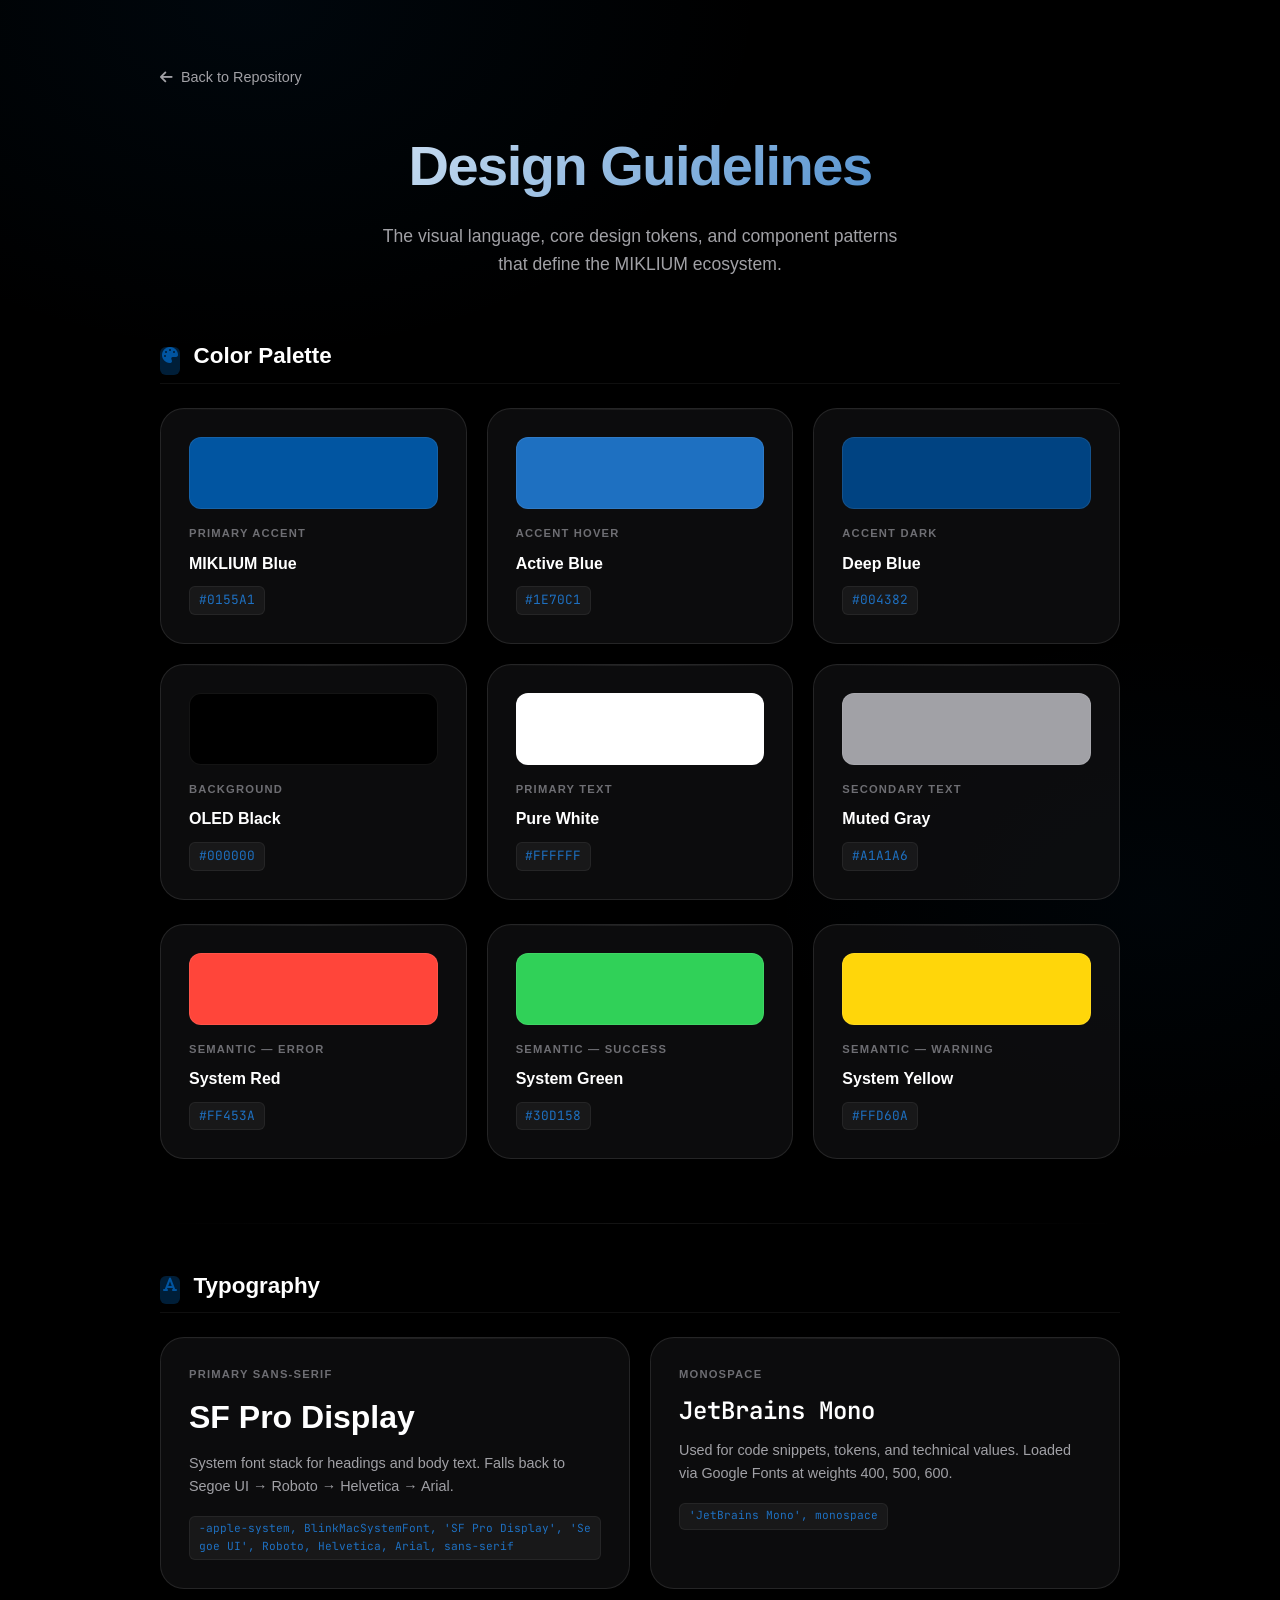
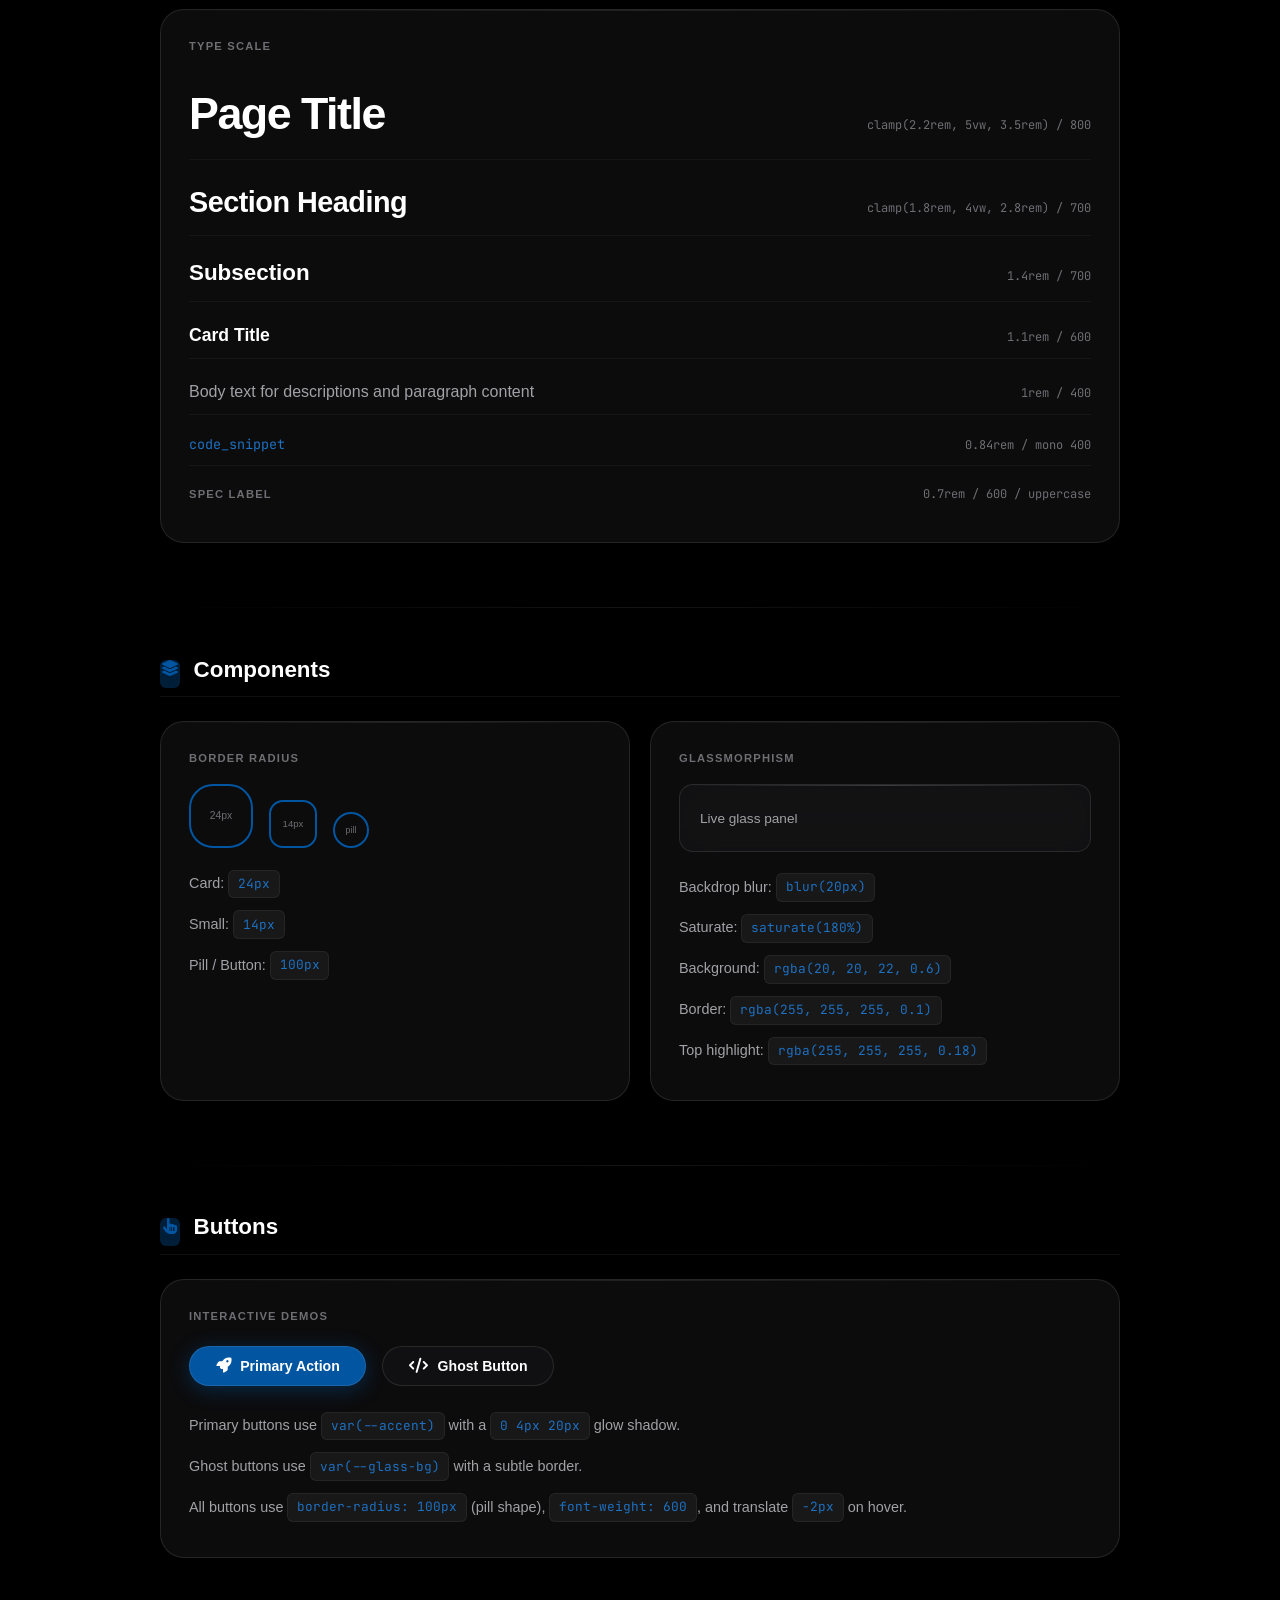
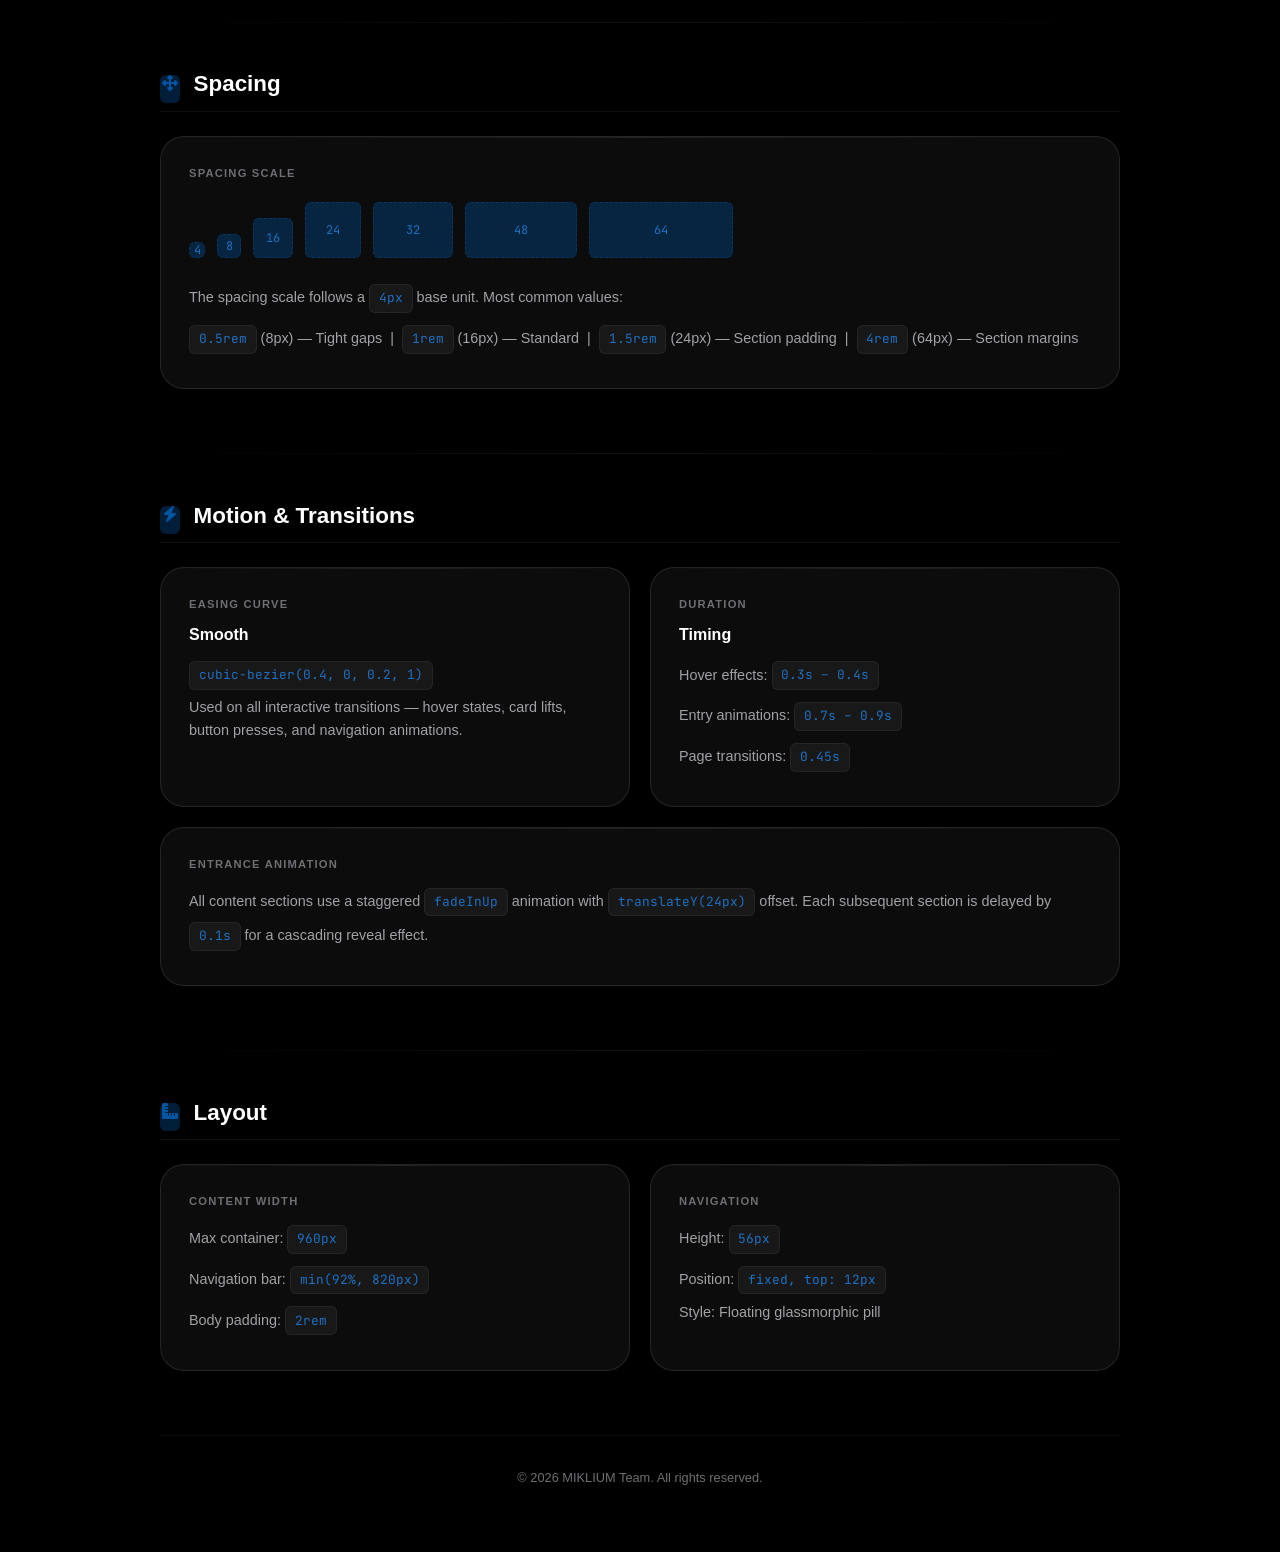
<file: docs/design_guidelines.html>
<!DOCTYPE html>
<html lang="en">
<head>
    <meta charset="UTF-8">
    <meta name="viewport" content="width=device-width, initial-scale=1.0">
    <title>Design Guidelines - MIKLIUM</title>
    <link rel="stylesheet" href="https://cdnjs.cloudflare.com/ajax/libs/font-awesome/6.4.2/css/all.min.css">
    <style>
        @import url('https://fonts.googleapis.com/css2?family=JetBrains+Mono:wght@400;500;600&display=swap');

        :root {
            --accent: #0155A1;
            --accent-hover: #1e70c1;
            --accent-dark: #004382;
            --accent-glow: rgba(1, 85, 161, 0.35);
            --accent-border: rgba(1, 85, 161, 0.4);
            --bg: #000;
            --surface: rgba(255, 255, 255, 0.035);
            --surface-hover: rgba(255, 255, 255, 0.08);
            --text-primary: #fff;
            --text-secondary: #a1a1a6;
            --text-tertiary: #6e6e73;
            --glass-bg: rgba(20, 20, 22, 0.6);
            --glass-border: rgba(255, 255, 255, 0.1);
            --glass-highlight: rgba(255, 255, 255, 0.18);
            --error: #ff453a;
            --success: #30d158;
            --warning: #ffd60a;
            --radius-card: 24px;
            --radius-sm: 14px;
            --radius-pill: 100px;
            --font-main: -apple-system, BlinkMacSystemFont, 'SF Pro Display', 'Segoe UI', Roboto, Helvetica, Arial, sans-serif;
            --font-mono: 'JetBrains Mono', monospace;
            --transition: all 0.4s cubic-bezier(0.4, 0, 0.2, 1);
        }

        * {
            margin: 0;
            padding: 0;
            box-sizing: border-box;
        }

        html { scroll-behavior: smooth; }

        ::selection {
            background: var(--accent);
            color: #fff;
        }

        body {
            background: var(--bg);
            color: var(--text-primary);
            font-family: var(--font-main);
            line-height: 1.6;
            padding: 4rem 2rem;
            display: flex;
            justify-content: center;
            -webkit-font-smoothing: antialiased;
            -moz-osx-font-smoothing: grayscale;
            position: relative;
            overflow-x: hidden;
        }

        body::before {
            content: '';
            position: fixed;
            top: -40%;
            left: -20%;
            width: 80%;
            height: 80%;
            background: radial-gradient(ellipse, rgba(1, 85, 161, 0.08) 0%, transparent 70%);
            pointer-events: none;
            z-index: 0;
        }

        body::after {
            content: '';
            position: fixed;
            bottom: -30%;
            right: -20%;
            width: 60%;
            height: 60%;
            background: radial-gradient(ellipse, rgba(1, 85, 161, 0.05) 0%, transparent 70%);
            pointer-events: none;
            z-index: 0;
        }

        .container {
            max-width: 960px;
            width: 100%;
            position: relative;
            z-index: 1;
        }

        header {
            text-align: center;
            margin-bottom: 4rem;
        }

        h1 {
            font-size: clamp(2.2rem, 5vw, 3.5rem);
            font-weight: 800;
            letter-spacing: -1.5px;
            margin-bottom: 0.75rem;
            background: linear-gradient(135deg, #fff 0%, var(--accent-hover) 50%, var(--text-secondary) 100%);
            background-size: 200% 200%;
            -webkit-background-clip: text;
            -webkit-text-fill-color: transparent;
            background-clip: text;
            animation: gradientShift 8s ease-in-out infinite;
        }

        .subtitle {
            color: var(--text-secondary);
            font-size: 1.1rem;
            line-height: 1.6;
            max-width: 520px;
            margin: 0 auto;
        }

        section {
            margin-bottom: 4rem;
        }

        section:nth-child(2) { animation: fadeInUp 0.7s ease-out 0.1s both; }
        section:nth-child(3) { animation: fadeInUp 0.7s ease-out 0.2s both; }
        section:nth-child(4) { animation: fadeInUp 0.7s ease-out 0.3s both; }
        section:nth-child(5) { animation: fadeInUp 0.7s ease-out 0.4s both; }
        section:nth-child(6) { animation: fadeInUp 0.7s ease-out 0.5s both; }
        section:nth-child(7) { animation: fadeInUp 0.7s ease-out 0.6s both; }
        section:nth-child(8) { animation: fadeInUp 0.7s ease-out 0.7s both; }

        h2 {
            font-size: 1.4rem;
            font-weight: 700;
            margin-bottom: 1.5rem;
            display: flex;
            align-items: center;
            gap: 0.85rem;
            color: var(--text-primary);
            padding-bottom: 0.75rem;
            border-bottom: 1px solid rgba(255,255,255,0.06);
            line-height: 1.2;
        }

        h2 i {
            color: var(--accent);
            font-size: 1rem;
            width: 28px;
            height: 28px;
            display: grid;
            place-items: center;
            background: var(--accent-glow);
            border-radius: 6px;
            flex-shrink: 0;
            transform: translateY(4px);
        }

        h2 i::before {
            display: block;
        }

        .grid {
            display: grid;
            grid-template-columns: repeat(auto-fit, minmax(260px, 1fr));
            gap: 1.25rem;
        }

        .grid-3 {
            grid-template-columns: repeat(3, 1fr);
        }

        .card {
            background: var(--glass-bg);
            backdrop-filter: blur(16px);
            -webkit-backdrop-filter: blur(16px);
            border: 1px solid var(--glass-border);
            border-radius: var(--radius-card);
            padding: 1.75rem;
            transition: var(--transition);
            position: relative;
            overflow: hidden;
        }

        .card::before {
            content: '';
            position: absolute;
            top: 0;
            left: 0;
            right: 0;
            height: 1px;
            background: linear-gradient(90deg, transparent, var(--glass-highlight), transparent);
            opacity: 0.5;
        }

        .card:hover {
            background: var(--surface-hover);
            border-color: var(--accent-border);
            transform: translateY(-3px);
            box-shadow:
                0 0 0 0.5px rgba(255,255,255,0.06),
                0 12px 40px rgba(0, 0, 0, 0.4),
                0 0 30px var(--accent-glow);
        }

        .color-swatch {
            height: 72px;
            border-radius: 12px;
            margin-bottom: 1rem;
            border: 1px solid rgba(255,255,255,0.08);
            cursor: pointer;
            transition: var(--transition);
            position: relative;
        }

        .color-swatch:hover {
            transform: scale(1.02);
            box-shadow: 0 4px 20px rgba(0,0,0,0.3);
        }

        .color-swatch::after {
            content: 'Click to copy';
            position: absolute;
            bottom: 6px;
            right: 8px;
            font-size: 0.6rem;
            color: rgba(255,255,255,0.5);
            opacity: 0;
            transition: opacity 0.3s;
        }

        .color-swatch:hover::after { opacity: 1; }

        .token {
            font-family: var(--font-mono);
            font-size: 0.8rem;
            color: var(--accent-hover);
            background: rgba(255,255,255,0.05);
            padding: 0.2rem 0.55rem;
            border-radius: 6px;
            border: 1px solid rgba(255,255,255,0.06);
            display: inline-block;
            margin-top: 0.35rem;
            cursor: pointer;
            transition: var(--transition);
            user-select: all;
        }

        .token:hover {
            background: rgba(1, 85, 161, 0.15);
            border-color: var(--accent-border);
        }

        .font-spec {
            font-size: 2rem;
            margin-bottom: 0.5rem;
            font-weight: 600;
        }

        .spec-label {
            font-size: 0.7rem;
            color: var(--text-tertiary);
            text-transform: uppercase;
            letter-spacing: 1.2px;
            font-weight: 600;
            margin-bottom: 0.5rem;
        }

        .card p {
            color: var(--text-secondary);
            font-size: 0.9rem;
            margin-bottom: 0.4rem;
        }

        .card h3 {
            font-size: 1rem;
            font-weight: 600;
            margin-bottom: 0.25rem;
        }

        .type-scale {
            display: flex;
            flex-direction: column;
            gap: 0.6rem;
        }

        .type-row {
            display: flex;
            align-items: baseline;
            gap: 1rem;
            padding: 0.6rem 0;
            border-bottom: 1px solid rgba(255,255,255,0.04);
        }

        .type-sample {
            flex: 1;
            white-space: nowrap;
            overflow: hidden;
            text-overflow: ellipsis;
        }

        .type-meta {
            font-family: var(--font-mono);
            font-size: 0.75rem;
            color: var(--text-tertiary);
            white-space: nowrap;
        }

        .divider {
            height: 1px;
            background: linear-gradient(90deg, transparent, rgba(255,255,255,0.08), transparent);
            margin: 3rem 0;
        }

        .btn-demo {
            display: inline-flex;
            align-items: center;
            gap: 0.6rem;
            padding: 0.7rem 1.6rem;
            border-radius: var(--radius-pill);
            font-weight: 600;
            font-size: 0.88rem;
            cursor: pointer;
            border: 1px solid transparent;
            transition: var(--transition);
            text-decoration: none;
        }

        .btn-demo i {
            font-size: 0.95rem;
            line-height: 1;
            display: flex;
            align-items: center;
            justify-content: center;
        }

        .btn-primary-demo {
            background: var(--accent);
            color: #fff;
            border-color: rgba(255,255,255,0.1);
            box-shadow: 0 4px 20px rgba(1, 85, 161, 0.4);
        }

        .btn-primary-demo:hover {
            background: var(--accent-hover);
            transform: translateY(-2px);
            box-shadow: 0 6px 28px rgba(1, 85, 161, 0.5);
        }

        .btn-ghost-demo {
            background: var(--glass-bg);
            color: var(--text-primary);
            border: 1px solid var(--glass-border);
        }

        .btn-ghost-demo:hover {
            background: var(--surface-hover);
            border-color: rgba(255,255,255,0.25);
            transform: translateY(-2px);
        }

        .spacing-block {
            background: var(--accent-glow);
            border: 1px dashed var(--accent-border);
            border-radius: 6px;
            display: flex;
            align-items: center;
            justify-content: center;
            font-family: var(--font-mono);
            font-size: 0.75rem;
            color: var(--accent-hover);
        }

        .toast-msg {
            position: fixed;
            bottom: 2rem;
            left: 50%;
            transform: translateX(-50%) translateY(20px);
            padding: 0.6rem 1.2rem;
            border-radius: var(--radius-pill);
            background: rgba(20, 20, 22, 0.9);
            backdrop-filter: blur(20px);
            border: 1px solid var(--glass-border);
            color: var(--text-primary);
            font-size: 0.82rem;
            font-weight: 500;
            opacity: 0;
            pointer-events: none;
            transition: var(--transition);
            z-index: 200;
            display: flex;
            align-items: center;
            gap: 0.5rem;
        }

        .toast-msg.visible {
            opacity: 1;
            transform: translateX(-50%) translateY(0);
        }

        .toast-msg i { color: var(--success); }

        @keyframes fadeInUp {
            from { opacity: 0; transform: translateY(24px); }
            to { opacity: 1; transform: translateY(0); }
        }

        @keyframes gradientShift {
            0%, 100% { background-position: 0% 50%; }
            50% { background-position: 100% 50%; }
        }

        .back-link {
            display: inline-flex;
            align-items: center;
            gap: 0.5rem;
            color: var(--text-secondary);
            text-decoration: none;
            margin-bottom: 2rem;
            transition: var(--transition);
            font-size: 0.9rem;
        }

        .back-link:hover {
            color: var(--text-primary);
            transform: translateX(-4px);
        }

        .back-link i {
            line-height: 1;
            display: flex;
            align-items: center;
        }

        @media (max-width: 700px) {
            body { padding: 2rem 1rem; }
            .grid-3 { grid-template-columns: 1fr; }
            .grid { grid-template-columns: 1fr; }
            .type-row { flex-direction: column; gap: 0.25rem; }
        }
    </style>
</head>
<body>
    <div class="container">
        <a href="../README.md" class="back-link"><i class="fas fa-arrow-left"></i> Back to Repository</a>
        <header>
            <h1>Design Guidelines</h1>
            <p class="subtitle">The visual language, core design tokens, and component patterns that define the MIKLIUM ecosystem.</p>
        </header>

        <section>
            <h2><i class="fas fa-palette fa-fw"></i> Color Palette</h2>
            <div class="grid grid-3">
                <div class="card">
                    <div class="color-swatch" style="background: #0155A1;" data-color="#0155A1"></div>
                    <div class="spec-label">Primary Accent</div>
                    <h3>MIKLIUM Blue</h3>
                    <span class="token">#0155A1</span>
                </div>
                <div class="card">
                    <div class="color-swatch" style="background: #1e70c1;" data-color="#1E70C1"></div>
                    <div class="spec-label">Accent Hover</div>
                    <h3>Active Blue</h3>
                    <span class="token">#1E70C1</span>
                </div>
                <div class="card">
                    <div class="color-swatch" style="background: #004382;" data-color="#004382"></div>
                    <div class="spec-label">Accent Dark</div>
                    <h3>Deep Blue</h3>
                    <span class="token">#004382</span>
                </div>
                <div class="card">
                    <div class="color-swatch" style="background: #000;" data-color="#000000"></div>
                    <div class="spec-label">Background</div>
                    <h3>OLED Black</h3>
                    <span class="token">#000000</span>
                </div>
                <div class="card">
                    <div class="color-swatch" style="background: #fff;" data-color="#FFFFFF"></div>
                    <div class="spec-label">Primary Text</div>
                    <h3>Pure White</h3>
                    <span class="token">#FFFFFF</span>
                </div>
                <div class="card">
                    <div class="color-swatch" style="background: #a1a1a6;" data-color="#A1A1A6"></div>
                    <div class="spec-label">Secondary Text</div>
                    <h3>Muted Gray</h3>
                    <span class="token">#A1A1A6</span>
                </div>
            </div>

            <div style="margin-top: 1.5rem;">
                <div class="grid grid-3">
                    <div class="card">
                        <div class="color-swatch" style="background: #ff453a;" data-color="#FF453A"></div>
                        <div class="spec-label">Semantic — Error</div>
                        <h3>System Red</h3>
                        <span class="token">#FF453A</span>
                    </div>
                    <div class="card">
                        <div class="color-swatch" style="background: #30d158;" data-color="#30D158"></div>
                        <div class="spec-label">Semantic — Success</div>
                        <h3>System Green</h3>
                        <span class="token">#30D158</span>
                    </div>
                    <div class="card">
                        <div class="color-swatch" style="background: #ffd60a;" data-color="#FFD60A"></div>
                        <div class="spec-label">Semantic — Warning</div>
                        <h3>System Yellow</h3>
                        <span class="token">#FFD60A</span>
                    </div>
                </div>
            </div>
        </section>

        <div class="divider"></div>

        <section>
            <h2><i class="fas fa-font fa-solid fa-fw"></i> Typography</h2>
            <div class="grid">
                <div class="card">
                    <div class="spec-label">Primary Sans-Serif</div>
                    <div class="font-spec">SF Pro Display</div>
                    <p>System font stack for headings and body text. Falls back to Segoe UI → Roboto → Helvetica → Arial.</p>
                    <span class="token" style="margin-top: 0.75rem; font-size: 0.7rem; word-break: break-all;">-apple-system, BlinkMacSystemFont, 'SF Pro Display', 'Segoe UI', Roboto, Helvetica, Arial, sans-serif</span>
                </div>
                <div class="card">
                    <div class="spec-label">Monospace</div>
                    <div class="font-spec" style="font-family: var(--font-mono); font-size: 1.5rem;">JetBrains Mono</div>
                    <p>Used for code snippets, tokens, and technical values. Loaded via Google Fonts at weights 400, 500, 600.</p>
                    <span class="token" style="margin-top: 0.75rem; font-size: 0.7rem;">'JetBrains Mono', monospace</span>
                </div>
            </div>

            <div class="card" style="margin-top: 1.25rem;">
                <div class="spec-label">Type Scale</div>
                <div class="type-scale" style="margin-top: 0.75rem;">
                    <div class="type-row">
                        <span class="type-sample" style="font-size: 2.8rem; font-weight: 800; letter-spacing: -1.5px;">Page Title</span>
                        <span class="type-meta">clamp(2.2rem, 5vw, 3.5rem) / 800</span>
                    </div>
                    <div class="type-row">
                        <span class="type-sample" style="font-size: 1.8rem; font-weight: 700; letter-spacing: -0.5px;">Section Heading</span>
                        <span class="type-meta">clamp(1.8rem, 4vw, 2.8rem) / 700</span>
                    </div>
                    <div class="type-row">
                        <span class="type-sample" style="font-size: 1.4rem; font-weight: 700;">Subsection</span>
                        <span class="type-meta">1.4rem / 700</span>
                    </div>
                    <div class="type-row">
                        <span class="type-sample" style="font-size: 1.1rem; font-weight: 600;">Card Title</span>
                        <span class="type-meta">1.1rem / 600</span>
                    </div>
                    <div class="type-row">
                        <span class="type-sample" style="font-size: 1rem; color: var(--text-secondary);">Body text for descriptions and paragraph content</span>
                        <span class="type-meta">1rem / 400</span>
                    </div>
                    <div class="type-row">
                        <span class="type-sample" style="font-size: 0.84rem; font-family: var(--font-mono); color: var(--accent-hover);">code_snippet</span>
                        <span class="type-meta">0.84rem / mono 400</span>
                    </div>
                    <div class="type-row" style="border: none;">
                        <span class="type-sample" style="font-size: 0.7rem; text-transform: uppercase; letter-spacing: 1.2px; color: var(--text-tertiary); font-weight: 600;">SPEC LABEL</span>
                        <span class="type-meta">0.7rem / 600 / uppercase</span>
                    </div>
                </div>
            </div>
        </section>

        <div class="divider"></div>

        <section>
            <h2><i class="fas fa-layer-group fa-fw"></i> Components</h2>
            <div class="grid">
                <div class="card">
                    <div class="spec-label">Border Radius</div>
                    <div style="display: flex; gap: 1rem; margin: 1rem 0; align-items: end;">
                        <div style="width: 64px; height: 64px; border: 2px solid var(--accent); border-radius: 24px; display: flex; align-items: center; justify-content: center;">
                            <span style="font-size: 0.65rem; color: var(--text-tertiary);">24px</span>
                        </div>
                        <div style="width: 48px; height: 48px; border: 2px solid var(--accent); border-radius: 14px; display: flex; align-items: center; justify-content: center;">
                            <span style="font-size: 0.6rem; color: var(--text-tertiary);">14px</span>
                        </div>
                        <div style="width: 36px; height: 36px; border: 2px solid var(--accent); border-radius: 100px; display: flex; align-items: center; justify-content: center;">
                            <span style="font-size: 0.55rem; color: var(--text-tertiary);">pill</span>
                        </div>
                    </div>
                    <p>Card: <span class="token">24px</span></p>
                    <p>Small: <span class="token">14px</span></p>
                    <p>Pill / Button: <span class="token">100px</span></p>
                </div>
                <div class="card">
                    <div class="spec-label">Glassmorphism</div>
                    <div style="margin: 1rem 0; padding: 1.25rem; background: rgba(20,20,22,0.6); backdrop-filter: blur(16px); border: 1px solid rgba(255,255,255,0.1); border-radius: 14px; position: relative; overflow: hidden;">
                        <div style="position: absolute; top: 0; left: 0; right: 0; height: 1px; background: linear-gradient(90deg, transparent, rgba(255,255,255,0.18), transparent);"></div>
                        <span style="font-size: 0.85rem; color: var(--text-secondary);">Live glass panel</span>
                    </div>
                    <p>Backdrop blur: <span class="token">blur(20px)</span></p>
                    <p>Saturate: <span class="token">saturate(180%)</span></p>
                    <p>Background: <span class="token">rgba(20, 20, 22, 0.6)</span></p>
                    <p>Border: <span class="token">rgba(255, 255, 255, 0.1)</span></p>
                    <p>Top highlight: <span class="token">rgba(255, 255, 255, 0.18)</span></p>
                </div>
            </div>
        </section>

        <div class="divider"></div>

        <section>
            <h2><i class="fas fa-hand-pointer fa-fw"></i> Buttons</h2>
            <div class="card">
                <div class="spec-label">Interactive Demos</div>
                <div style="display: flex; gap: 1rem; flex-wrap: wrap; margin: 1.25rem 0;">
                    <button class="btn-demo btn-primary-demo"><i class="fas fa-rocket"></i> Primary Action</button>
                    <button class="btn-demo btn-ghost-demo"><i class="fas fa-code"></i> Ghost Button</button>
                </div>
                <p>Primary buttons use <span class="token">var(--accent)</span> with a <span class="token">0 4px 20px</span> glow shadow.</p>
                <p>Ghost buttons use <span class="token">var(--glass-bg)</span> with a subtle border.</p>
                <p>All buttons use <span class="token">border-radius: 100px</span> (pill shape), <span class="token">font-weight: 600</span>, and translate <span class="token">-2px</span> on hover.</p>
            </div>
        </section>

        <div class="divider"></div>

        <section>
            <h2><i class="fas fa-arrows-alt fa-fw"></i> Spacing</h2>
            <div class="card">
                <div class="spec-label">Spacing Scale</div>
                <div style="display: flex; gap: 0.75rem; align-items: end; margin: 1.25rem 0; flex-wrap: wrap;">
                    <div class="spacing-block" style="width: 16px; height: 16px;">4</div>
                    <div class="spacing-block" style="width: 24px; height: 24px;">8</div>
                    <div class="spacing-block" style="width: 40px; height: 40px;">16</div>
                    <div class="spacing-block" style="width: 56px; height: 56px;">24</div>
                    <div class="spacing-block" style="width: 80px; height: 56px;">32</div>
                    <div class="spacing-block" style="width: 112px; height: 56px;">48</div>
                    <div class="spacing-block" style="width: 144px; height: 56px;">64</div>
                </div>
                <p>The spacing scale follows a <span class="token">4px</span> base unit. Most common values:</p>
                <p><span class="token">0.5rem</span> (8px) — Tight gaps &nbsp;|&nbsp; <span class="token">1rem</span> (16px) — Standard &nbsp;|&nbsp; <span class="token">1.5rem</span> (24px) — Section padding &nbsp;|&nbsp; <span class="token">4rem</span> (64px) — Section margins</p>
            </div>
        </section>

        <div class="divider"></div>

        <section>
            <h2><i class="fas fa-bolt fa-fw"></i> Motion & Transitions</h2>
            <div class="grid">
                <div class="card">
                    <div class="spec-label">Easing Curve</div>
                    <h3>Smooth</h3>
                    <p style="margin-top: 0.5rem;"><span class="token">cubic-bezier(0.4, 0, 0.2, 1)</span></p>
                    <p>Used on all interactive transitions — hover states, card lifts, button presses, and navigation animations.</p>
                </div>
                <div class="card">
                    <div class="spec-label">Duration</div>
                    <h3>Timing</h3>
                    <p style="margin-top: 0.5rem;">Hover effects: <span class="token">0.3s – 0.4s</span></p>
                    <p>Entry animations: <span class="token">0.7s – 0.9s</span></p>
                    <p>Page transitions: <span class="token">0.45s</span></p>
                </div>
            </div>
            <div class="card" style="margin-top: 1.25rem;">
                <div class="spec-label">Entrance Animation</div>
                <p style="margin-top: 0.5rem;">All content sections use a staggered <span class="token">fadeInUp</span> animation with <span class="token">translateY(24px)</span> offset. Each subsequent section is delayed by <span class="token">0.1s</span> for a cascading reveal effect.</p>
            </div>
        </section>

        <div class="divider"></div>

        <section>
            <h2><i class="fas fa-ruler-combined fa-fw"></i> Layout</h2>
            <div class="grid">
                <div class="card">
                    <div class="spec-label">Content Width</div>
                    <p>Max container: <span class="token">960px</span></p>
                    <p>Navigation bar: <span class="token">min(92%, 820px)</span></p>
                    <p>Body padding: <span class="token">2rem</span></p>
                </div>
                <div class="card">
                    <div class="spec-label">Navigation</div>
                    <p>Height: <span class="token">56px</span></p>
                    <p>Position: <span class="token">fixed, top: 12px</span></p>
                    <p>Style: Floating glassmorphic pill</p>
                </div>
            </div>
        </section>

        <footer style="text-align: center; color: var(--text-tertiary); margin-top: 4rem; padding-top: 2rem; border-top: 1px solid rgba(255,255,255,0.04); font-size: 0.8rem;">
            &copy; 2026 MIKLIUM Team. All rights reserved.
        </footer>
    </div>

    <div class="toast-msg" id="toast">
        <i class="fas fa-check-circle"></i>
        <span id="toastText">Copied!</span>
    </div>

    <script>
    (function() {
        var toast = document.getElementById('toast');
        var toastText = document.getElementById('toastText');
        var toastTimer = null;

        function showToast(msg) {
            toastText.textContent = msg;
            toast.classList.add('visible');
            if (toastTimer) clearTimeout(toastTimer);
            toastTimer = setTimeout(function() { toast.classList.remove('visible'); }, 1800);
        }

        // Copy color on swatch click
        document.querySelectorAll('.color-swatch[data-color]').forEach(function(el) {
            el.addEventListener('click', function() {
                var color = el.getAttribute('data-color');
                navigator.clipboard.writeText(color).then(function() {
                    showToast('Copied ' + color);
                });
            });
        });

        // Copy token on click
        document.querySelectorAll('.token').forEach(function(el) {
            el.addEventListener('click', function() {
                var text = el.textContent;
                navigator.clipboard.writeText(text).then(function() {
                    showToast('Copied ' + text);
                });
            });
        });
    })();
    </script>
</body>
</html>
</file>
